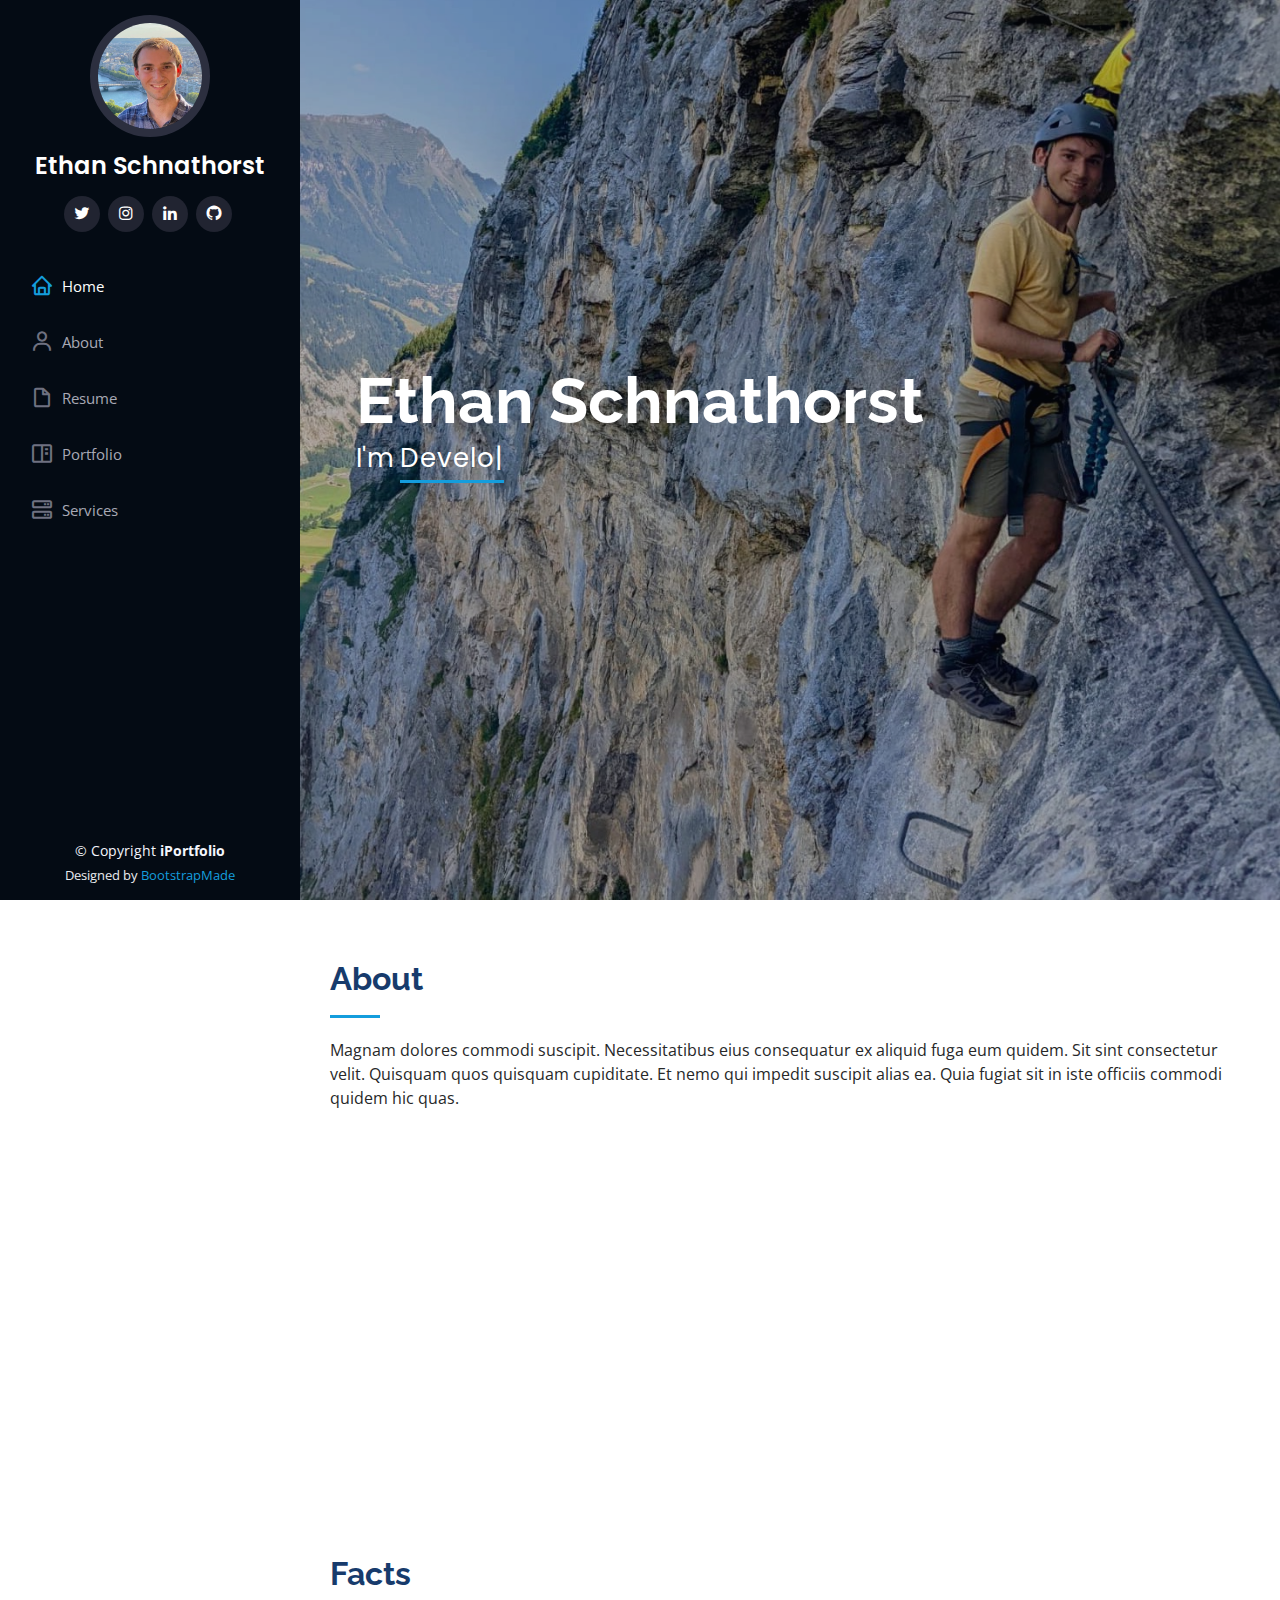
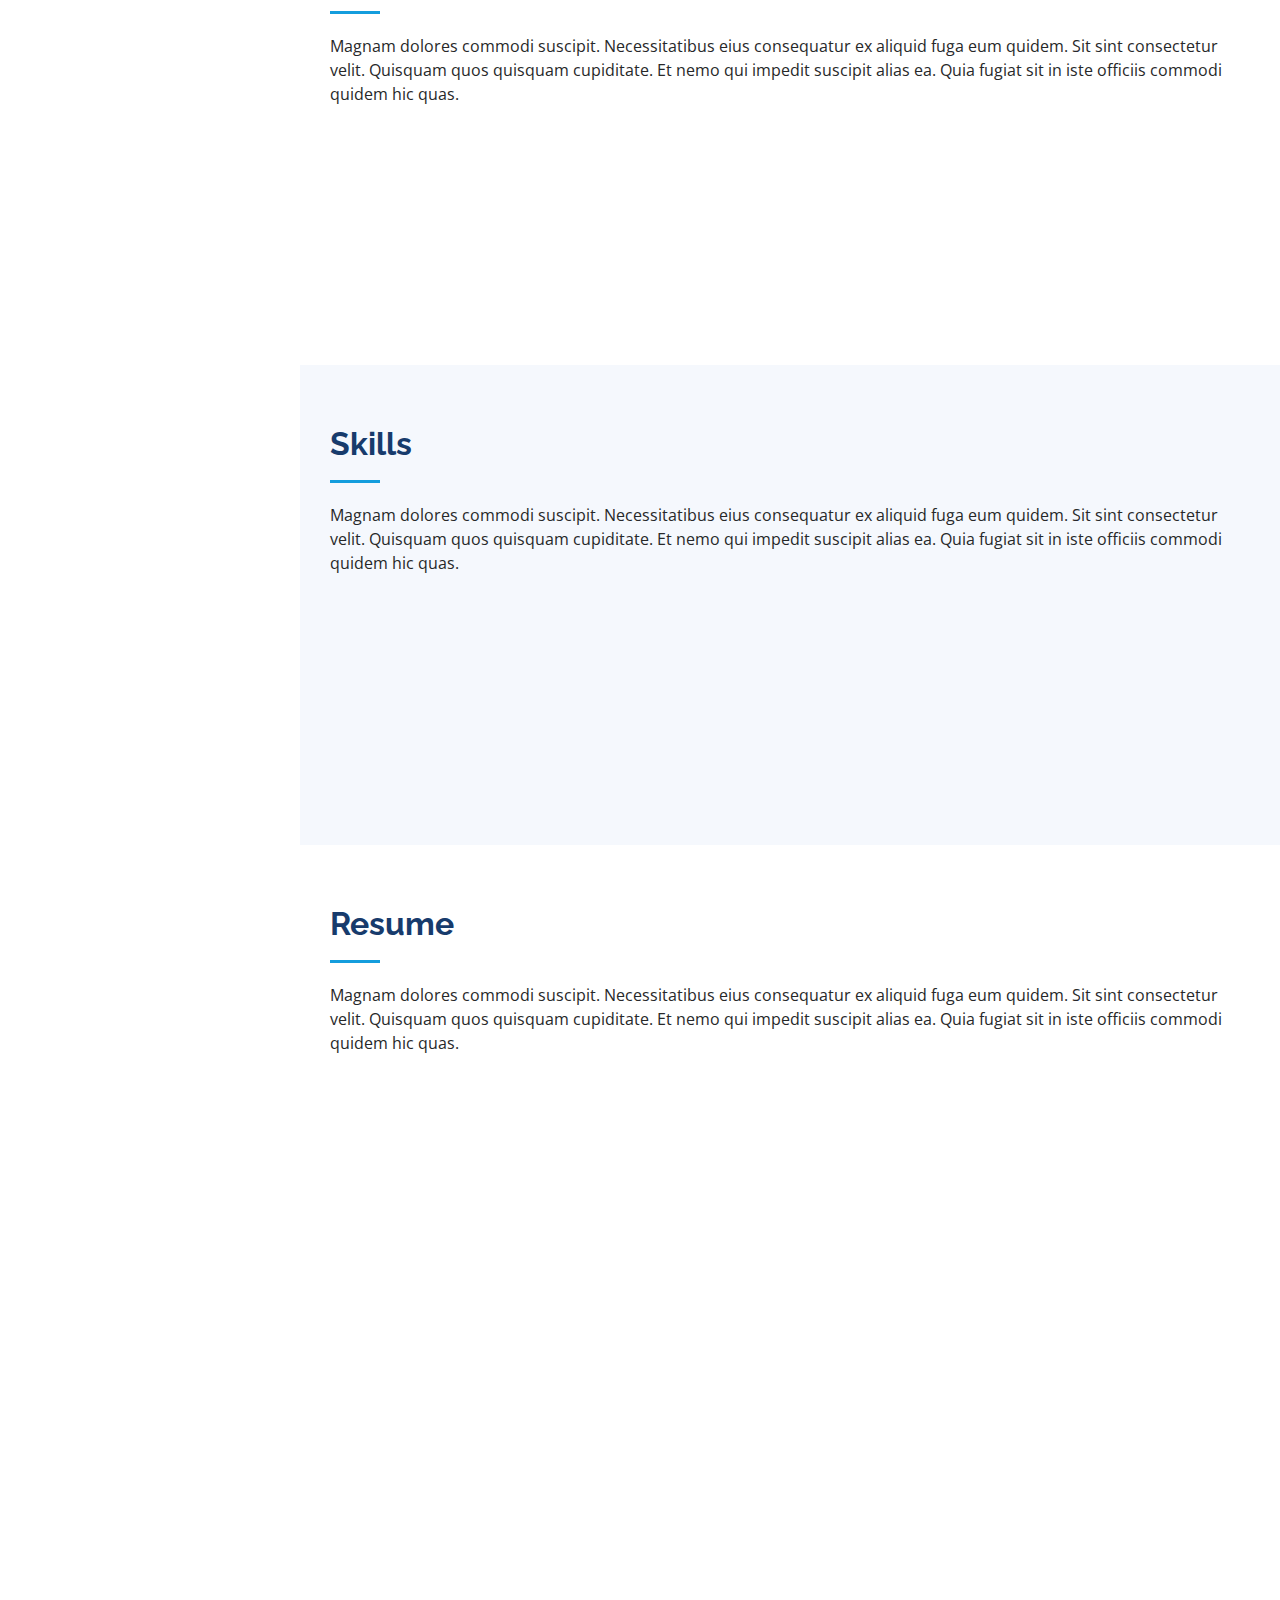
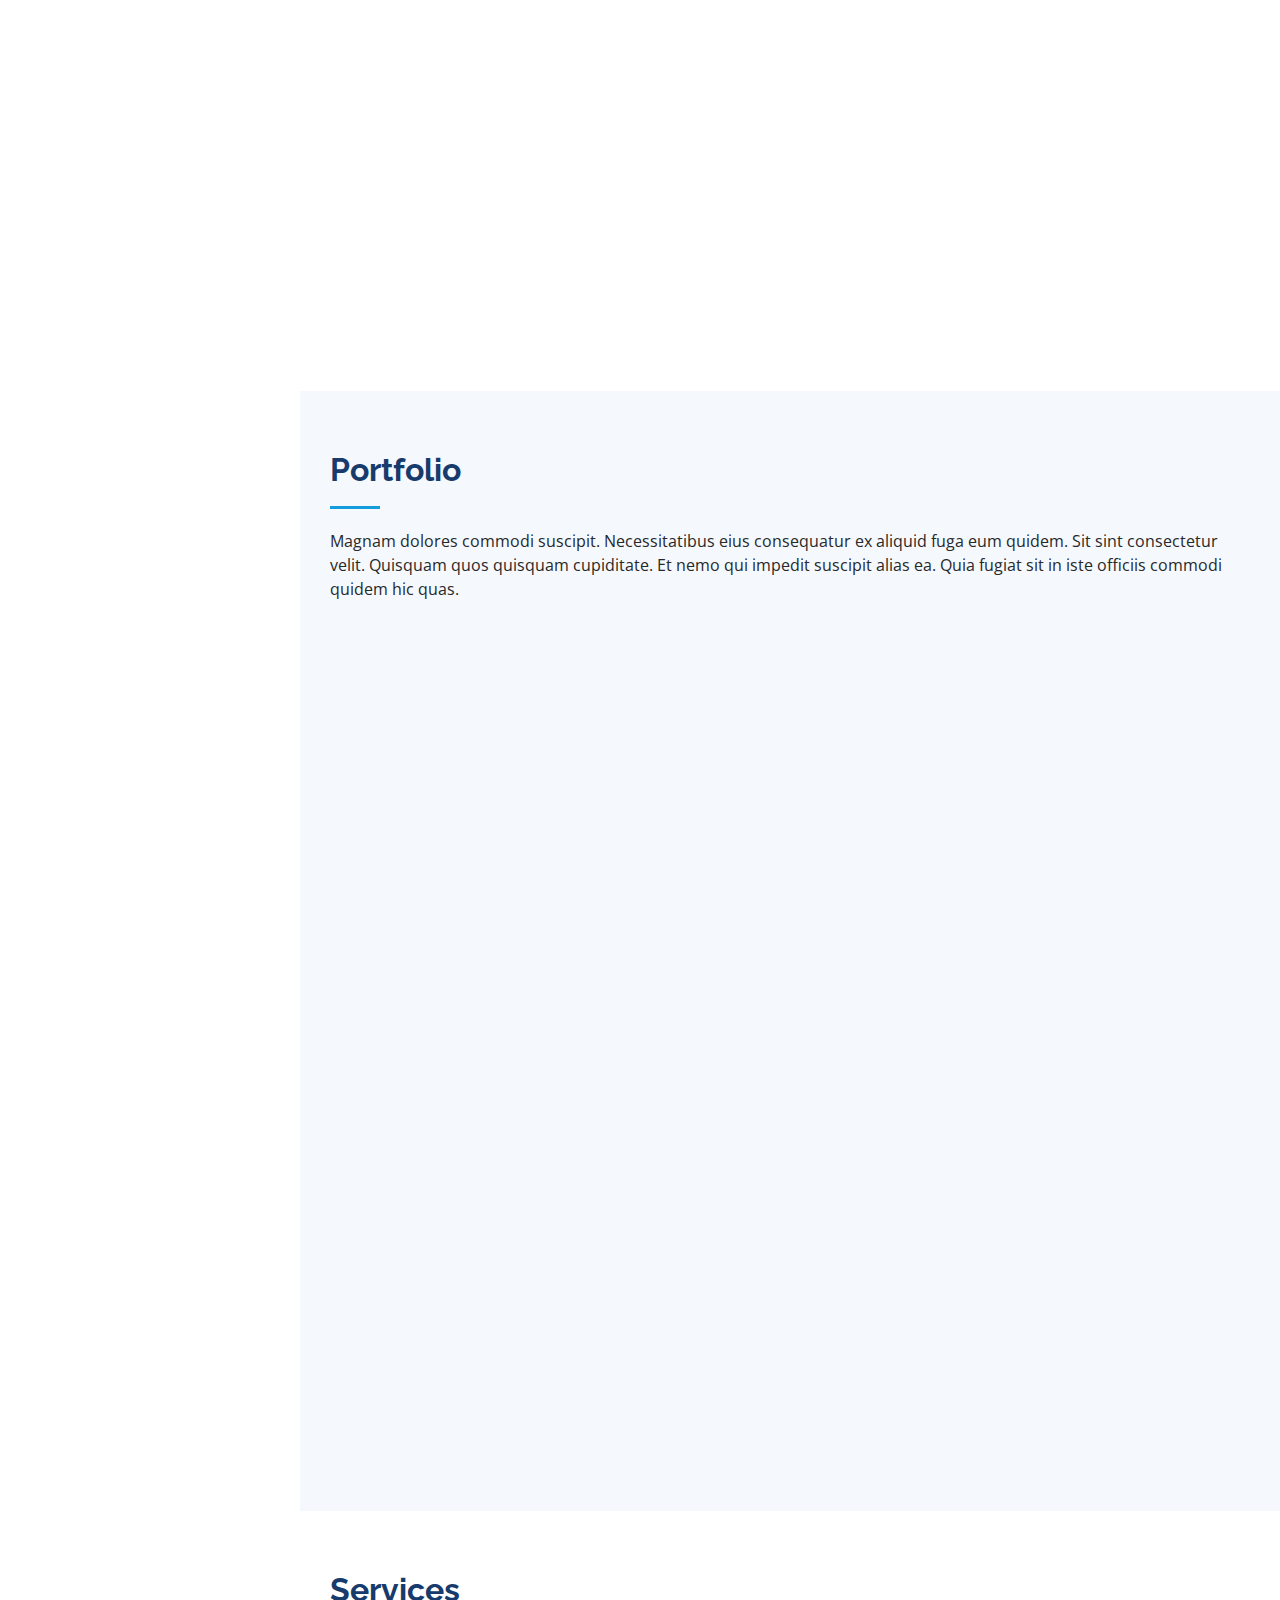
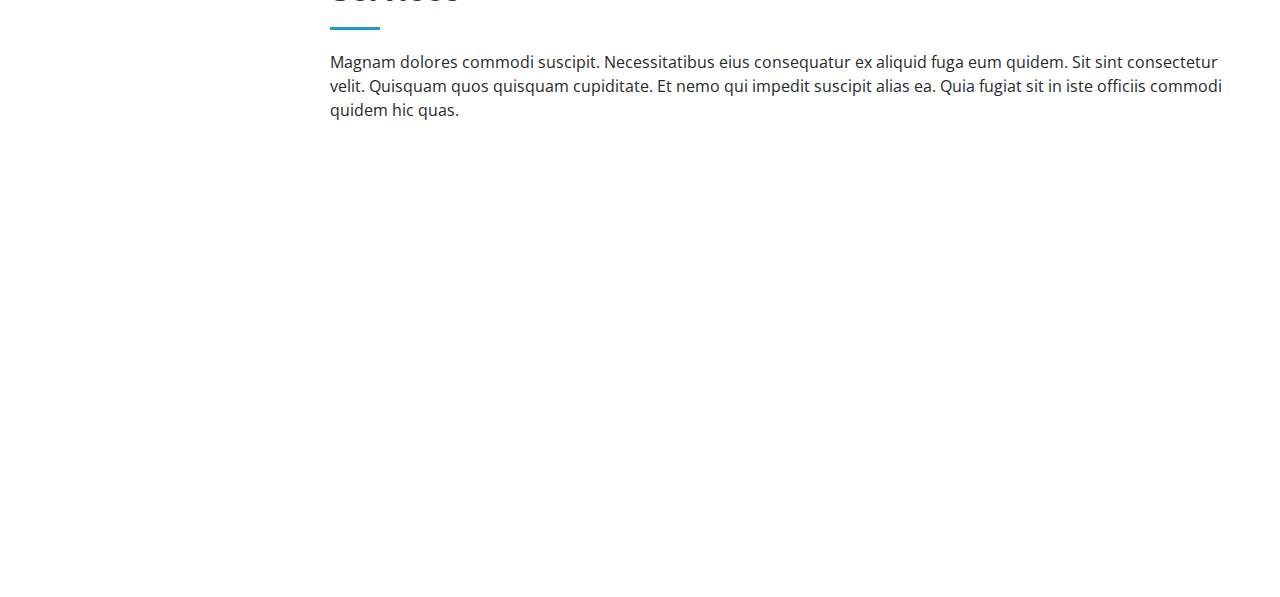
<file: index.html>
<!DOCTYPE html>
<html lang="en">

<head>
  <meta charset="utf-8">
  <meta content="width=device-width, initial-scale=1.0" name="viewport">

  <title>Ethan Schnathorst</title>
  <meta content="" name="description">
  <meta content="" name="keywords">

  <!-- Favicons -->
  <link href="assets/img/favicon.png" rel="icon">
  <link href="assets/img/apple-touch-icon.png" rel="apple-touch-icon">

  <!-- Google Fonts -->
  <link href="https://fonts.googleapis.com/css?family=Open+Sans:300,300i,400,400i,600,600i,700,700i|Raleway:300,300i,400,400i,500,500i,600,600i,700,700i|Poppins:300,300i,400,400i,500,500i,600,600i,700,700i" rel="stylesheet">

  <!-- Vendor CSS Files -->
  <link href="assets/vendor/aos/aos.css" rel="stylesheet">
  <link href="assets/vendor/bootstrap/css/bootstrap.min.css" rel="stylesheet">
  <link href="assets/vendor/bootstrap-icons/bootstrap-icons.css" rel="stylesheet">
  <link href="assets/vendor/boxicons/css/boxicons.min.css" rel="stylesheet">
  <link href="assets/vendor/glightbox/css/glightbox.min.css" rel="stylesheet">
  <link href="assets/vendor/swiper/swiper-bundle.min.css" rel="stylesheet">

  <!-- Template Main CSS File -->
  <link href="assets/css/style.css" rel="stylesheet">

  <!-- =======================================================
  * Template Name: iPortfolio
  * Updated: May 30 2023 with Bootstrap v5.3.0
  * Template URL: https://bootstrapmade.com/iportfolio-bootstrap-portfolio-websites-template/
  * Author: BootstrapMade.com
  * License: https://bootstrapmade.com/license/
  ======================================================== -->
</head>

<body>

  <!-- ======= Mobile nav toggle button ======= -->
  <i class="bi bi-list mobile-nav-toggle d-xl-none"></i>

  <!-- ======= Header ======= -->
  <header id="header">
    <div class="d-flex flex-column">

      <div class="profile">
        <img src="assets/img/profile-img.jpg" alt="" class="img-fluid rounded-circle">
        <h1 class="text-light"><a href="index.html">Ethan Schnathorst</a></h1>
        <div class="social-links mt-3 text-center">
          <a href="https://twitter.com/EthanSchna" class="twitter"><i class="bx bxl-twitter"></i></a>
          <a href="https://www.instagram.com/ethans122/" class="instagram"><i class="bx bxl-instagram"></i></a>
          <a href="https://www.linkedin.com/in/ethan-schnathorst/" class="linkedin"><i class="bx bxl-linkedin"></i></a>
          <a href="https://github.com/Ethan127" class="github"><i class="bx bxl-github"></i></a>
        </div>
      </div>

      <nav id="navbar" class="nav-menu navbar">
        <ul>
          <li><a href="#hero" class="nav-link scrollto active"><i class="bx bx-home"></i> <span>Home</span></a></li>
          <li><a href="#about" class="nav-link scrollto"><i class="bx bx-user"></i> <span>About</span></a></li>
          <li><a href="#resume" class="nav-link scrollto"><i class="bx bx-file-blank"></i> <span>Resume</span></a></li>
          <li><a href="#portfolio" class="nav-link scrollto"><i class="bx bx-book-content"></i> <span>Portfolio</span></a></li>
          <li><a href="#services" class="nav-link scrollto"><i class="bx bx-server"></i> <span>Services</span></a></li>
          <!-- <li><a href="#contact" class="nav-link scrollto"><i class="bx bx-envelope"></i> <span>Contact</span></a></li> -->
        </ul>
      </nav><!-- .nav-menu -->
    </div>
  </header><!-- End Header -->

  <!-- ======= Hero Section ======= -->
  <section id="hero" class="d-flex flex-column justify-content-center align-items-center">
    <div class="hero-container" data-aos="fade-in">
      <h1>Ethan Schnathorst</h1>
      <p>I'm <span class="typed" data-typed-items="Developer, Researcher, Photographer, Outdoors Enthusiast"></span></p>
    </div>
  </section><!-- End Hero -->

  <main id="main">

    <!-- ======= About Section ======= -->
    <section id="about" class="about">
      <div class="container">

        <div class="section-title">
          <h2>About</h2>
          <p>Magnam dolores commodi suscipit. Necessitatibus eius consequatur ex aliquid fuga eum quidem. Sit sint consectetur velit. Quisquam quos quisquam cupiditate. Et nemo qui impedit suscipit alias ea. Quia fugiat sit in iste officiis commodi quidem hic quas.</p>
        </div>

        <div class="row">
          <div class="col-lg-4" data-aos="fade-right">
            <img src="assets/img/profile-img.jpg" class="img-fluid" alt="">
          </div>
          <div class="col-lg-8 pt-4 pt-lg-0 content" data-aos="fade-left">
            <h3>UI/UX Designer &amp; Web Developer.</h3>
            <p class="fst-italic">
              Lorem ipsum dolor sit amet, consectetur adipiscing elit, sed do eiusmod tempor incididunt ut labore et dolore
              magna aliqua.
            </p>
            <div class="row">
              <!-- <div class="col-lg-6">
                <ul>
                  <li><i class="bi bi-chevron-right"></i> <strong>Birthday:</strong> <span>20 April 2003</span></li>
                  <li><i class="bi bi-chevron-right"></i> <strong>City:</strong> <span>Ann Arbor, USA</span></li>
                </ul>
              </div> -->
              <div class="col-lg-6">
                <ul>
                  <li><i class="bi bi-chevron-right"></i> <strong>Email:</strong> <span>ethanschnathorst@gmail.com</span></li>
                  <!-- <li><i class="bi bi-chevron-right"></i> <strong>Website:</strong> <span>www.ethanschnathorst.com</span></li> -->
                </ul>
              </div>
            </div>
            <p>
              Officiis eligendi itaque labore et dolorum mollitia officiis optio vero. Quisquam sunt adipisci omnis et ut. Nulla accusantium dolor incidunt officia tempore. Et eius omnis.
              Cupiditate ut dicta maxime officiis quidem quia. Sed et consectetur qui quia repellendus itaque neque. Aliquid amet quidem ut quaerat cupiditate. Ab et eum qui repellendus omnis culpa magni laudantium dolores.
            </p>
          </div>
        </div>

      </div>
    </section><!-- End About Section -->

    <!-- ======= Facts Section ======= -->
    <section id="facts" class="facts">
      <div class="container">

        <div class="section-title">
          <h2>Facts</h2>
          <p>Magnam dolores commodi suscipit. Necessitatibus eius consequatur ex aliquid fuga eum quidem. Sit sint consectetur velit. Quisquam quos quisquam cupiditate. Et nemo qui impedit suscipit alias ea. Quia fugiat sit in iste officiis commodi quidem hic quas.</p>
        </div>

        <div class="row no-gutters">

          <div class="col-lg-3 col-md-6 d-md-flex align-items-md-stretch" data-aos="fade-up">
            <div class="count-box">
              <i class="bi bi-emoji-smile"></i>
              <span data-purecounter-start="0" data-purecounter-end="232" data-purecounter-duration="1" class="purecounter"></span>
              <p><strong>Happy Clients</strong> consequuntur quae</p>
            </div>
          </div>

          <div class="col-lg-3 col-md-6 d-md-flex align-items-md-stretch" data-aos="fade-up" data-aos-delay="100">
            <div class="count-box">
              <i class="bi bi-journal-richtext"></i>
              <span data-purecounter-start="0" data-purecounter-end="521" data-purecounter-duration="1" class="purecounter"></span>
              <p><strong>Projects</strong> adipisci atque cum quia aut</p>
            </div>
          </div>

          <div class="col-lg-3 col-md-6 d-md-flex align-items-md-stretch" data-aos="fade-up" data-aos-delay="200">
            <div class="count-box">
              <i class="bi bi-headset"></i>
              <span data-purecounter-start="0" data-purecounter-end="1453" data-purecounter-duration="1" class="purecounter"></span>
              <p><strong>Hours Of Support</strong> aut commodi quaerat</p>
            </div>
          </div>

          <div class="col-lg-3 col-md-6 d-md-flex align-items-md-stretch" data-aos="fade-up" data-aos-delay="300">
            <div class="count-box">
              <i class="bi bi-people"></i>
              <span data-purecounter-start="0" data-purecounter-end="32" data-purecounter-duration="1" class="purecounter"></span>
              <p><strong>Hard Workers</strong> rerum asperiores dolor</p>
            </div>
          </div>

        </div>

      </div>
    </section><!-- End Facts Section -->

    <!-- ======= Skills Section ======= -->
    <section id="skills" class="skills section-bg">
      <div class="container">

        <div class="section-title">
          <h2>Skills</h2>
          <p>Magnam dolores commodi suscipit. Necessitatibus eius consequatur ex aliquid fuga eum quidem. Sit sint consectetur velit. Quisquam quos quisquam cupiditate. Et nemo qui impedit suscipit alias ea. Quia fugiat sit in iste officiis commodi quidem hic quas.</p>
        </div>

        <div class="row skills-content">

          <div class="col-lg-6" data-aos="fade-up">

            <div class="progress">
              <span class="skill">HTML <i class="val">100%</i></span>
              <div class="progress-bar-wrap">
                <div class="progress-bar" role="progressbar" aria-valuenow="100" aria-valuemin="0" aria-valuemax="100"></div>
              </div>
            </div>

            <div class="progress">
              <span class="skill">CSS <i class="val">90%</i></span>
              <div class="progress-bar-wrap">
                <div class="progress-bar" role="progressbar" aria-valuenow="90" aria-valuemin="0" aria-valuemax="100"></div>
              </div>
            </div>

            <div class="progress">
              <span class="skill">JavaScript <i class="val">75%</i></span>
              <div class="progress-bar-wrap">
                <div class="progress-bar" role="progressbar" aria-valuenow="75" aria-valuemin="0" aria-valuemax="100"></div>
              </div>
            </div>

          </div>

          <div class="col-lg-6" data-aos="fade-up" data-aos-delay="100">

            <div class="progress">
              <span class="skill">PHP <i class="val">80%</i></span>
              <div class="progress-bar-wrap">
                <div class="progress-bar" role="progressbar" aria-valuenow="80" aria-valuemin="0" aria-valuemax="100"></div>
              </div>
            </div>

            <div class="progress">
              <span class="skill">WordPress/CMS <i class="val">90%</i></span>
              <div class="progress-bar-wrap">
                <div class="progress-bar" role="progressbar" aria-valuenow="90" aria-valuemin="0" aria-valuemax="100"></div>
              </div>
            </div>

            <div class="progress">
              <span class="skill">Photoshop <i class="val">55%</i></span>
              <div class="progress-bar-wrap">
                <div class="progress-bar" role="progressbar" aria-valuenow="55" aria-valuemin="0" aria-valuemax="100"></div>
              </div>
            </div>

          </div>

        </div>

      </div>
    </section><!-- End Skills Section -->

    <!-- ======= Resume Section ======= -->
    <section id="resume" class="resume">
      <div class="container">

        <div class="section-title">
          <h2>Resume</h2>
          <p>Magnam dolores commodi suscipit. Necessitatibus eius consequatur ex aliquid fuga eum quidem. Sit sint consectetur velit. Quisquam quos quisquam cupiditate. Et nemo qui impedit suscipit alias ea. Quia fugiat sit in iste officiis commodi quidem hic quas.</p>
        </div>

        <div class="row">
          <div class="col-lg-6" data-aos="fade-up">
            <h3 class="resume-title">Sumary</h3>
            <div class="resume-item pb-0">
              <h4>Ethan Schnathorst</h4>
              <p><em>Innovative and deadline-driven Graphic Designer with 3+ years of experience designing and developing user-centered digital/print marketing material from initial concept to final, polished deliverable.</em></p>
              <ul>
                <li>Portland par 127,Orlando, FL</li>
                <li>(123) 456-7891</li>
                <li>alice.barkley@example.com</li>
              </ul>
            </div>

            <h3 class="resume-title">Education</h3>
            <div class="resume-item">
              <h4>Master of Fine Arts &amp; Graphic Design</h4>
              <h5>2015 - 2016</h5>
              <p><em>Rochester Institute of Technology, Rochester, NY</em></p>
              <p>Qui deserunt veniam. Et sed aliquam labore tempore sed quisquam iusto autem sit. Ea vero voluptatum qui ut dignissimos deleniti nerada porti sand markend</p>
            </div>
            <div class="resume-item">
              <h4>Bachelor of Fine Arts &amp; Graphic Design</h4>
              <h5>2010 - 2014</h5>
              <p><em>Rochester Institute of Technology, Rochester, NY</em></p>
              <p>Quia nobis sequi est occaecati aut. Repudiandae et iusto quae reiciendis et quis Eius vel ratione eius unde vitae rerum voluptates asperiores voluptatem Earum molestiae consequatur neque etlon sader mart dila</p>
            </div>
          </div>
          <div class="col-lg-6" data-aos="fade-up" data-aos-delay="100">
            <h3 class="resume-title">Professional Experience</h3>
            <div class="resume-item">
              <h4>Senior graphic design specialist</h4>
              <h5>2019 - Present</h5>
              <p><em>Experion, New York, NY </em></p>
              <ul>
                <li>Lead in the design, development, and implementation of the graphic, layout, and production communication materials</li>
                <li>Delegate tasks to the 7 members of the design team and provide counsel on all aspects of the project. </li>
                <li>Supervise the assessment of all graphic materials in order to ensure quality and accuracy of the design</li>
                <li>Oversee the efficient use of production project budgets ranging from $2,000 - $25,000</li>
              </ul>
            </div>
            <div class="resume-item">
              <h4>Graphic design specialist</h4>
              <h5>2017 - 2018</h5>
              <p><em>Stepping Stone Advertising, New York, NY</em></p>
              <ul>
                <li>Developed numerous marketing programs (logos, brochures,infographics, presentations, and advertisements).</li>
                <li>Managed up to 5 projects or tasks at a given time while under pressure</li>
                <li>Recommended and consulted with clients on the most appropriate graphic design</li>
                <li>Created 4+ design presentations and proposals a month for clients and account managers</li>
              </ul>
            </div>
          </div>
        </div>

      </div>
    </section><!-- End Resume Section -->

    <!-- ======= Portfolio Section ======= -->
    <section id="portfolio" class="portfolio section-bg">
      <div class="container">

        <div class="section-title">
          <h2>Portfolio</h2>
          <p>Magnam dolores commodi suscipit. Necessitatibus eius consequatur ex aliquid fuga eum quidem. Sit sint consectetur velit. Quisquam quos quisquam cupiditate. Et nemo qui impedit suscipit alias ea. Quia fugiat sit in iste officiis commodi quidem hic quas.</p>
        </div>

        <div class="row" data-aos="fade-up">
          <div class="col-lg-12 d-flex justify-content-center">
            <ul id="portfolio-flters">
              <li data-filter="*" class="filter-active">All</li>
              <li data-filter=".filter-app">App</li>
              <li data-filter=".filter-card">Card</li>
              <li data-filter=".filter-web">Web</li>
            </ul>
          </div>
        </div>

        <div class="row portfolio-container" data-aos="fade-up" data-aos-delay="100">

          <div class="col-lg-4 col-md-6 portfolio-item filter-app">
            <div class="portfolio-wrap">
              <img src="assets/img/portfolio/portfolio-1.jpg" class="img-fluid" alt="">
              <div class="portfolio-links">
                <a href="assets/img/portfolio/portfolio-1.jpg" data-gallery="portfolioGallery" class="portfolio-lightbox" title="App 1"><i class="bx bx-plus"></i></a>
                <a href="portfolio-details.html" title="More Details"><i class="bx bx-link"></i></a>
              </div>
            </div>
          </div>

          <div class="col-lg-4 col-md-6 portfolio-item filter-web">
            <div class="portfolio-wrap">
              <img src="assets/img/portfolio/portfolio-2.jpg" class="img-fluid" alt="">
              <div class="portfolio-links">
                <a href="assets/img/portfolio/portfolio-2.jpg" data-gallery="portfolioGallery" class="portfolio-lightbox" title="Web 3"><i class="bx bx-plus"></i></a>
                <a href="portfolio-details.html" title="More Details"><i class="bx bx-link"></i></a>
              </div>
            </div>
          </div>

          <div class="col-lg-4 col-md-6 portfolio-item filter-app">
            <div class="portfolio-wrap">
              <img src="assets/img/portfolio/portfolio-3.jpg" class="img-fluid" alt="">
              <div class="portfolio-links">
                <a href="assets/img/portfolio/portfolio-3.jpg" data-gallery="portfolioGallery" class="portfolio-lightbox" title="App 2"><i class="bx bx-plus"></i></a>
                <a href="portfolio-details.html" title="More Details"><i class="bx bx-link"></i></a>
              </div>
            </div>
          </div>

          <div class="col-lg-4 col-md-6 portfolio-item filter-card">
            <div class="portfolio-wrap">
              <img src="assets/img/portfolio/portfolio-4.jpg" class="img-fluid" alt="">
              <div class="portfolio-links">
                <a href="assets/img/portfolio/portfolio-4.jpg" data-gallery="portfolioGallery" class="portfolio-lightbox" title="Card 2"><i class="bx bx-plus"></i></a>
                <a href="portfolio-details.html" title="More Details"><i class="bx bx-link"></i></a>
              </div>
            </div>
          </div>

          <div class="col-lg-4 col-md-6 portfolio-item filter-web">
            <div class="portfolio-wrap">
              <img src="assets/img/portfolio/portfolio-5.jpg" class="img-fluid" alt="">
              <div class="portfolio-links">
                <a href="assets/img/portfolio/portfolio-5.jpg" data-gallery="portfolioGallery" class="portfolio-lightbox" title="Web 2"><i class="bx bx-plus"></i></a>
                <a href="portfolio-details.html" title="More Details"><i class="bx bx-link"></i></a>
              </div>
            </div>
          </div>

          <div class="col-lg-4 col-md-6 portfolio-item filter-app">
            <div class="portfolio-wrap">
              <img src="assets/img/portfolio/portfolio-6.jpg" class="img-fluid" alt="">
              <div class="portfolio-links">
                <a href="assets/img/portfolio/portfolio-6.jpg" data-gallery="portfolioGallery" class="portfolio-lightbox" title="App 3"><i class="bx bx-plus"></i></a>
                <a href="portfolio-details.html" title="More Details"><i class="bx bx-link"></i></a>
              </div>
            </div>
          </div>

          <div class="col-lg-4 col-md-6 portfolio-item filter-card">
            <div class="portfolio-wrap">
              <img src="assets/img/portfolio/portfolio-7.jpg" class="img-fluid" alt="">
              <div class="portfolio-links">
                <a href="assets/img/portfolio/portfolio-7.jpg" data-gallery="portfolioGallery" class="portfolio-lightbox" title="Card 1"><i class="bx bx-plus"></i></a>
                <a href="portfolio-details.html" title="More Details"><i class="bx bx-link"></i></a>
              </div>
            </div>
          </div>

          <div class="col-lg-4 col-md-6 portfolio-item filter-card">
            <div class="portfolio-wrap">
              <img src="assets/img/portfolio/portfolio-8.jpg" class="img-fluid" alt="">
              <div class="portfolio-links">
                <a href="assets/img/portfolio/portfolio-8.jpg" data-gallery="portfolioGallery" class="portfolio-lightbox" title="Card 3"><i class="bx bx-plus"></i></a>
                <a href="portfolio-details.html" title="More Details"><i class="bx bx-link"></i></a>
              </div>
            </div>
          </div>

          <div class="col-lg-4 col-md-6 portfolio-item filter-web">
            <div class="portfolio-wrap">
              <img src="assets/img/portfolio/portfolio-9.jpg" class="img-fluid" alt="">
              <div class="portfolio-links">
                <a href="assets/img/portfolio/portfolio-9.jpg" data-gallery="portfolioGallery" class="portfolio-lightbox" title="Web 3"><i class="bx bx-plus"></i></a>
                <a href="portfolio-details.html" title="More Details"><i class="bx bx-link"></i></a>
              </div>
            </div>
          </div>

        </div>

      </div>
    </section><!-- End Portfolio Section -->

    <!-- ======= Services Section ======= -->
    <section id="services" class="services">
      <div class="container">

        <div class="section-title">
          <h2>Services</h2>
          <p>Magnam dolores commodi suscipit. Necessitatibus eius consequatur ex aliquid fuga eum quidem. Sit sint consectetur velit. Quisquam quos quisquam cupiditate. Et nemo qui impedit suscipit alias ea. Quia fugiat sit in iste officiis commodi quidem hic quas.</p>
        </div>

        <div class="row">
          <div class="col-lg-4 col-md-6 icon-box" data-aos="fade-up">
            <div class="icon"><i class="bi bi-briefcase"></i></div>
            <h4 class="title"><a href="">Lorem Ipsum</a></h4>
            <p class="description">Voluptatum deleniti atque corrupti quos dolores et quas molestias excepturi sint occaecati cupiditate non provident</p>
          </div>
          <div class="col-lg-4 col-md-6 icon-box" data-aos="fade-up" data-aos-delay="100">
            <div class="icon"><i class="bi bi-card-checklist"></i></div>
            <h4 class="title"><a href="">Dolor Sitema</a></h4>
            <p class="description">Minim veniam, quis nostrud exercitation ullamco laboris nisi ut aliquip ex ea commodo consequat tarad limino ata</p>
          </div>
          <div class="col-lg-4 col-md-6 icon-box" data-aos="fade-up" data-aos-delay="200">
            <div class="icon"><i class="bi bi-bar-chart"></i></div>
            <h4 class="title"><a href="">Sed ut perspiciatis</a></h4>
            <p class="description">Duis aute irure dolor in reprehenderit in voluptate velit esse cillum dolore eu fugiat nulla pariatur</p>
          </div>
          <div class="col-lg-4 col-md-6 icon-box" data-aos="fade-up" data-aos-delay="300">
            <div class="icon"><i class="bi bi-binoculars"></i></div>
            <h4 class="title"><a href="">Magni Dolores</a></h4>
            <p class="description">Excepteur sint occaecat cupidatat non proident, sunt in culpa qui officia deserunt mollit anim id est laborum</p>
          </div>
          <div class="col-lg-4 col-md-6 icon-box" data-aos="fade-up" data-aos-delay="400">
            <div class="icon"><i class="bi bi-brightness-high"></i></div>
            <h4 class="title"><a href="">Nemo Enim</a></h4>
            <p class="description">At vero eos et accusamus et iusto odio dignissimos ducimus qui blanditiis praesentium voluptatum deleniti atque</p>
          </div>
          <div class="col-lg-4 col-md-6 icon-box" data-aos="fade-up" data-aos-delay="500">
            <div class="icon"><i class="bi bi-calendar4-week"></i></div>
            <h4 class="title"><a href="">Eiusmod Tempor</a></h4>
            <p class="description">Et harum quidem rerum facilis est et expedita distinctio. Nam libero tempore, cum soluta nobis est eligendi</p>
          </div>
        </div>

      </div>
    </section><!-- End Services Section -->

  </main><!-- End #main -->

  <!-- ======= Footer ======= -->
  <footer id="footer">
    <div class="container">
      <div class="copyright">
        &copy; Copyright <strong><span>iPortfolio</span></strong>
      </div>
      <div class="credits">
        <!-- All the links in the footer should remain intact. -->
        <!-- You can delete the links only if you purchased the pro version. -->
        <!-- Licensing information: https://bootstrapmade.com/license/ -->
        <!-- Purchase the pro version with working PHP/AJAX contact form: https://bootstrapmade.com/iportfolio-bootstrap-portfolio-websites-template/ -->
        Designed by <a href="https://bootstrapmade.com/">BootstrapMade</a>
      </div>
    </div>
  </footer><!-- End  Footer -->

  <a href="#" class="back-to-top d-flex align-items-center justify-content-center"><i class="bi bi-arrow-up-short"></i></a>

  <!-- Vendor JS Files -->
  <script src="assets/vendor/purecounter/purecounter_vanilla.js"></script>
  <script src="assets/vendor/aos/aos.js"></script>
  <script src="assets/vendor/bootstrap/js/bootstrap.bundle.min.js"></script>
  <script src="assets/vendor/glightbox/js/glightbox.min.js"></script>
  <script src="assets/vendor/isotope-layout/isotope.pkgd.min.js"></script>
  <script src="assets/vendor/swiper/swiper-bundle.min.js"></script>
  <script src="assets/vendor/typed.js/typed.umd.js"></script>
  <script src="assets/vendor/waypoints/noframework.waypoints.js"></script>
  <script src="assets/vendor/php-email-form/validate.js"></script>

  <!-- Template Main JS File -->
  <script src="assets/js/main.js"></script>

</body>

</html>
</file>
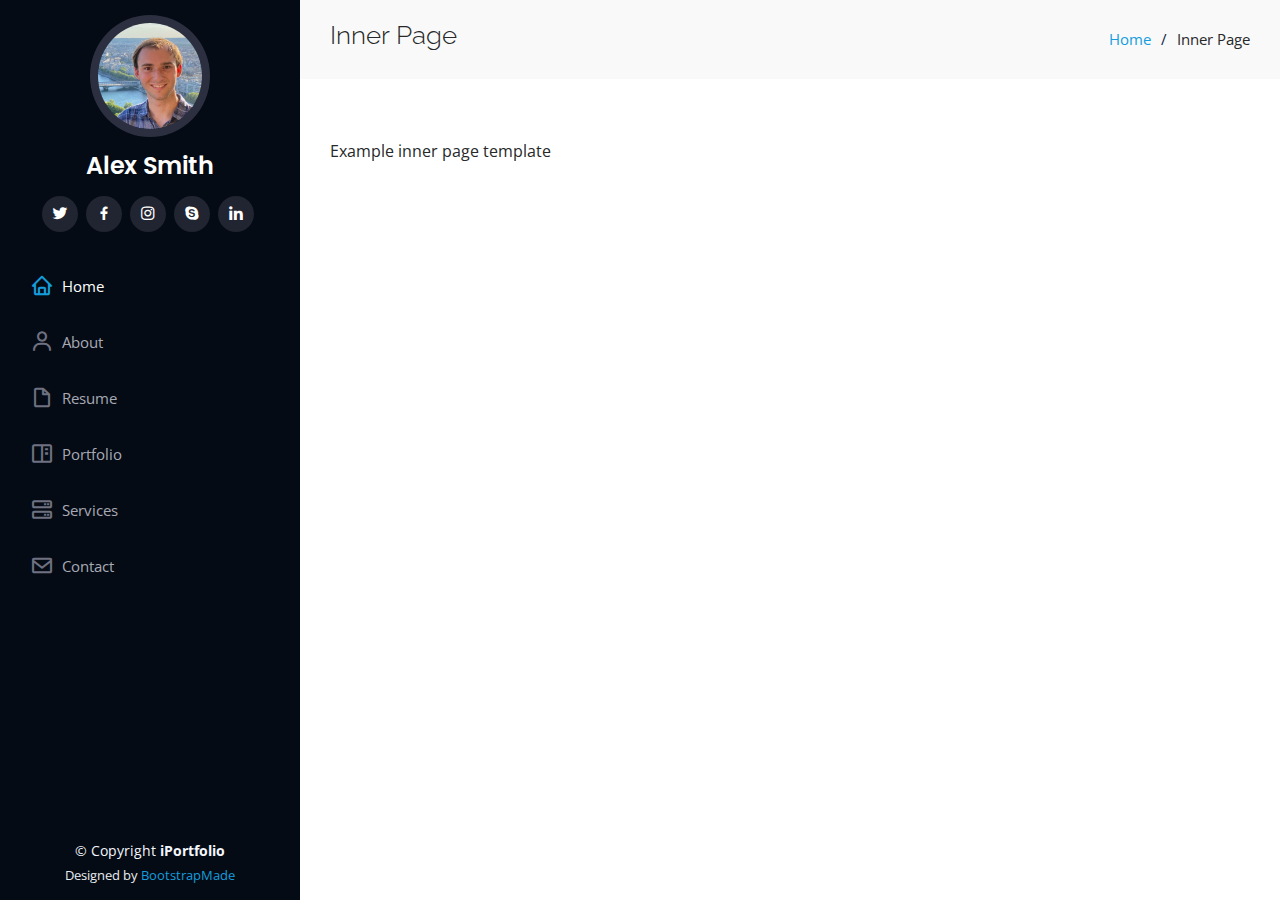
<file: inner-page.html>
<!DOCTYPE html>
<html lang="en">

<head>
  <meta charset="utf-8">
  <meta content="width=device-width, initial-scale=1.0" name="viewport">

  <title>Inner Page - iPortfolio Bootstrap Template</title>
  <meta content="" name="description">
  <meta content="" name="keywords">

  <!-- Favicons -->
  <link href="assets/img/favicon.png" rel="icon">
  <link href="assets/img/apple-touch-icon.png" rel="apple-touch-icon">

  <!-- Google Fonts -->
  <link href="https://fonts.googleapis.com/css?family=Open+Sans:300,300i,400,400i,600,600i,700,700i|Raleway:300,300i,400,400i,500,500i,600,600i,700,700i|Poppins:300,300i,400,400i,500,500i,600,600i,700,700i" rel="stylesheet">

  <!-- Vendor CSS Files -->
  <link href="assets/vendor/aos/aos.css" rel="stylesheet">
  <link href="assets/vendor/bootstrap/css/bootstrap.min.css" rel="stylesheet">
  <link href="assets/vendor/bootstrap-icons/bootstrap-icons.css" rel="stylesheet">
  <link href="assets/vendor/boxicons/css/boxicons.min.css" rel="stylesheet">
  <link href="assets/vendor/glightbox/css/glightbox.min.css" rel="stylesheet">
  <link href="assets/vendor/swiper/swiper-bundle.min.css" rel="stylesheet">

  <!-- Template Main CSS File -->
  <link href="assets/css/style.css" rel="stylesheet">

  <!-- =======================================================
  * Template Name: iPortfolio
  * Updated: May 30 2023 with Bootstrap v5.3.0
  * Template URL: https://bootstrapmade.com/iportfolio-bootstrap-portfolio-websites-template/
  * Author: BootstrapMade.com
  * License: https://bootstrapmade.com/license/
  ======================================================== -->
</head>

<body>

  <!-- ======= Mobile nav toggle button ======= -->
  <i class="bi bi-list mobile-nav-toggle d-xl-none"></i>

  <!-- ======= Header ======= -->
  <header id="header">
    <div class="d-flex flex-column">

      <div class="profile">
        <img src="assets/img/profile-img.jpg" alt="" class="img-fluid rounded-circle">
        <h1 class="text-light"><a href="index.html">Alex Smith</a></h1>
        <div class="social-links mt-3 text-center">
          <a href="#" class="twitter"><i class="bx bxl-twitter"></i></a>
          <a href="#" class="facebook"><i class="bx bxl-facebook"></i></a>
          <a href="#" class="instagram"><i class="bx bxl-instagram"></i></a>
          <a href="#" class="google-plus"><i class="bx bxl-skype"></i></a>
          <a href="#" class="linkedin"><i class="bx bxl-linkedin"></i></a>
        </div>
      </div>

      <nav id="navbar" class="nav-menu navbar">
        <ul>
          <li><a href="#hero" class="nav-link scrollto active"><i class="bx bx-home"></i> <span>Home</span></a></li>
          <li><a href="#about" class="nav-link scrollto"><i class="bx bx-user"></i> <span>About</span></a></li>
          <li><a href="#resume" class="nav-link scrollto"><i class="bx bx-file-blank"></i> <span>Resume</span></a></li>
          <li><a href="#portfolio" class="nav-link scrollto"><i class="bx bx-book-content"></i> <span>Portfolio</span></a></li>
          <li><a href="#services" class="nav-link scrollto"><i class="bx bx-server"></i> <span>Services</span></a></li>
          <li><a href="#contact" class="nav-link scrollto"><i class="bx bx-envelope"></i> <span>Contact</span></a></li>
        </ul>
      </nav><!-- .nav-menu -->
    </div>
  </header><!-- End Header -->

  <main id="main">

    <!-- ======= Breadcrumbs ======= -->
    <section class="breadcrumbs">
      <div class="container">

        <div class="d-flex justify-content-between align-items-center">
          <h2>Inner Page</h2>
          <ol>
            <li><a href="index.html">Home</a></li>
            <li>Inner Page</li>
          </ol>
        </div>

      </div>
    </section><!-- End Breadcrumbs -->

    <section class="inner-page">
      <div class="container">
        <p>
          Example inner page template
        </p>
      </div>
    </section>

  </main><!-- End #main -->

  <!-- ======= Footer ======= -->
  <footer id="footer">
    <div class="container">
      <div class="copyright">
        &copy; Copyright <strong><span>iPortfolio</span></strong>
      </div>
      <div class="credits">
        <!-- All the links in the footer should remain intact. -->
        <!-- You can delete the links only if you purchased the pro version. -->
        <!-- Licensing information: https://bootstrapmade.com/license/ -->
        <!-- Purchase the pro version with working PHP/AJAX contact form: https://bootstrapmade.com/iportfolio-bootstrap-portfolio-websites-template/ -->
        Designed by <a href="https://bootstrapmade.com/">BootstrapMade</a>
      </div>
    </div>
  </footer><!-- End  Footer -->

  <a href="#" class="back-to-top d-flex align-items-center justify-content-center"><i class="bi bi-arrow-up-short"></i></a>

  <!-- Vendor JS Files -->
  <script src="assets/vendor/purecounter/purecounter_vanilla.js"></script>
  <script src="assets/vendor/aos/aos.js"></script>
  <script src="assets/vendor/bootstrap/js/bootstrap.bundle.min.js"></script>
  <script src="assets/vendor/glightbox/js/glightbox.min.js"></script>
  <script src="assets/vendor/isotope-layout/isotope.pkgd.min.js"></script>
  <script src="assets/vendor/swiper/swiper-bundle.min.js"></script>
  <script src="assets/vendor/typed.js/typed.umd.js"></script>
  <script src="assets/vendor/waypoints/noframework.waypoints.js"></script>
  <script src="assets/vendor/php-email-form/validate.js"></script>

  <!-- Template Main JS File -->
  <script src="assets/js/main.js"></script>

</body>

</html>
</file>
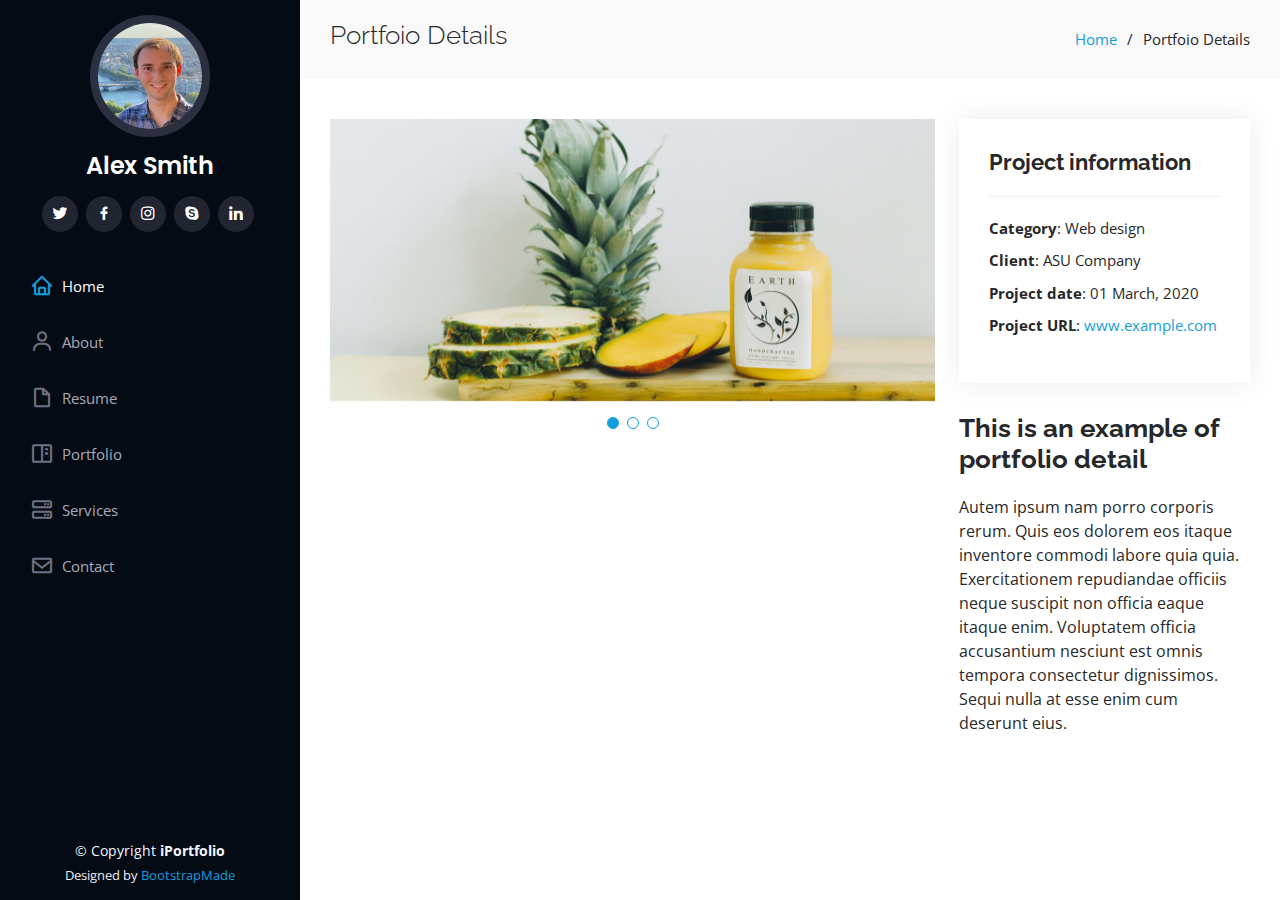
<file: portfolio-details.html>
<!DOCTYPE html>
<html lang="en">

<head>
  <meta charset="utf-8">
  <meta content="width=device-width, initial-scale=1.0" name="viewport">

  <title>Portfolio Details - iPortfolio Bootstrap Template</title>
  <meta content="" name="description">
  <meta content="" name="keywords">

  <!-- Favicons -->
  <link href="assets/img/favicon.png" rel="icon">
  <link href="assets/img/apple-touch-icon.png" rel="apple-touch-icon">

  <!-- Google Fonts -->
  <link href="https://fonts.googleapis.com/css?family=Open+Sans:300,300i,400,400i,600,600i,700,700i|Raleway:300,300i,400,400i,500,500i,600,600i,700,700i|Poppins:300,300i,400,400i,500,500i,600,600i,700,700i" rel="stylesheet">

  <!-- Vendor CSS Files -->
  <link href="assets/vendor/aos/aos.css" rel="stylesheet">
  <link href="assets/vendor/bootstrap/css/bootstrap.min.css" rel="stylesheet">
  <link href="assets/vendor/bootstrap-icons/bootstrap-icons.css" rel="stylesheet">
  <link href="assets/vendor/boxicons/css/boxicons.min.css" rel="stylesheet">
  <link href="assets/vendor/glightbox/css/glightbox.min.css" rel="stylesheet">
  <link href="assets/vendor/swiper/swiper-bundle.min.css" rel="stylesheet">

  <!-- Template Main CSS File -->
  <link href="assets/css/style.css" rel="stylesheet">

  <!-- =======================================================
  * Template Name: iPortfolio
  * Updated: May 30 2023 with Bootstrap v5.3.0
  * Template URL: https://bootstrapmade.com/iportfolio-bootstrap-portfolio-websites-template/
  * Author: BootstrapMade.com
  * License: https://bootstrapmade.com/license/
  ======================================================== -->
</head>

<body>

  <!-- ======= Mobile nav toggle button ======= -->
  <i class="bi bi-list mobile-nav-toggle d-xl-none"></i>

  <!-- ======= Header ======= -->
  <header id="header">
    <div class="d-flex flex-column">

      <div class="profile">
        <img src="assets/img/profile-img.jpg" alt="" class="img-fluid rounded-circle">
        <h1 class="text-light"><a href="index.html">Alex Smith</a></h1>
        <div class="social-links mt-3 text-center">
          <a href="#" class="twitter"><i class="bx bxl-twitter"></i></a>
          <a href="#" class="facebook"><i class="bx bxl-facebook"></i></a>
          <a href="#" class="instagram"><i class="bx bxl-instagram"></i></a>
          <a href="#" class="google-plus"><i class="bx bxl-skype"></i></a>
          <a href="#" class="linkedin"><i class="bx bxl-linkedin"></i></a>
        </div>
      </div>

      <nav id="navbar" class="nav-menu navbar">
        <ul>
          <li><a href="#hero" class="nav-link scrollto active"><i class="bx bx-home"></i> <span>Home</span></a></li>
          <li><a href="#about" class="nav-link scrollto"><i class="bx bx-user"></i> <span>About</span></a></li>
          <li><a href="#resume" class="nav-link scrollto"><i class="bx bx-file-blank"></i> <span>Resume</span></a></li>
          <li><a href="#portfolio" class="nav-link scrollto"><i class="bx bx-book-content"></i> <span>Portfolio</span></a></li>
          <li><a href="#services" class="nav-link scrollto"><i class="bx bx-server"></i> <span>Services</span></a></li>
          <li><a href="#contact" class="nav-link scrollto"><i class="bx bx-envelope"></i> <span>Contact</span></a></li>
        </ul>
      </nav><!-- .nav-menu -->
    </div>
  </header><!-- End Header -->

  <main id="main">

    <!-- ======= Breadcrumbs ======= -->
    <section id="breadcrumbs" class="breadcrumbs">
      <div class="container">

        <div class="d-flex justify-content-between align-items-center">
          <h2>Portfoio Details</h2>
          <ol>
            <li><a href="index.html">Home</a></li>
            <li>Portfoio Details</li>
          </ol>
        </div>

      </div>
    </section><!-- End Breadcrumbs -->

    <!-- ======= Portfolio Details Section ======= -->
    <section id="portfolio-details" class="portfolio-details">
      <div class="container">

        <div class="row gy-4">

          <div class="col-lg-8">
            <div class="portfolio-details-slider swiper">
              <div class="swiper-wrapper align-items-center">

                <div class="swiper-slide">
                  <img src="assets/img/portfolio/portfolio-details-1.jpg" alt="">
                </div>

                <div class="swiper-slide">
                  <img src="assets/img/portfolio/portfolio-details-2.jpg" alt="">
                </div>

                <div class="swiper-slide">
                  <img src="assets/img/portfolio/portfolio-details-3.jpg" alt="">
                </div>

              </div>
              <div class="swiper-pagination"></div>
            </div>
          </div>

          <div class="col-lg-4">
            <div class="portfolio-info">
              <h3>Project information</h3>
              <ul>
                <li><strong>Category</strong>: Web design</li>
                <li><strong>Client</strong>: ASU Company</li>
                <li><strong>Project date</strong>: 01 March, 2020</li>
                <li><strong>Project URL</strong>: <a href="#">www.example.com</a></li>
              </ul>
            </div>
            <div class="portfolio-description">
              <h2>This is an example of portfolio detail</h2>
              <p>
                Autem ipsum nam porro corporis rerum. Quis eos dolorem eos itaque inventore commodi labore quia quia. Exercitationem repudiandae officiis neque suscipit non officia eaque itaque enim. Voluptatem officia accusantium nesciunt est omnis tempora consectetur dignissimos. Sequi nulla at esse enim cum deserunt eius.
              </p>
            </div>
          </div>

        </div>

      </div>
    </section><!-- End Portfolio Details Section -->

  </main><!-- End #main -->

  <!-- ======= Footer ======= -->
  <footer id="footer">
    <div class="container">
      <div class="copyright">
        &copy; Copyright <strong><span>iPortfolio</span></strong>
      </div>
      <div class="credits">
        <!-- All the links in the footer should remain intact. -->
        <!-- You can delete the links only if you purchased the pro version. -->
        <!-- Licensing information: https://bootstrapmade.com/license/ -->
        <!-- Purchase the pro version with working PHP/AJAX contact form: https://bootstrapmade.com/iportfolio-bootstrap-portfolio-websites-template/ -->
        Designed by <a href="https://bootstrapmade.com/">BootstrapMade</a>
      </div>
    </div>
  </footer><!-- End  Footer -->

  <a href="#" class="back-to-top d-flex align-items-center justify-content-center"><i class="bi bi-arrow-up-short"></i></a>

  <!-- Vendor JS Files -->
  <script src="assets/vendor/purecounter/purecounter_vanilla.js"></script>
  <script src="assets/vendor/aos/aos.js"></script>
  <script src="assets/vendor/bootstrap/js/bootstrap.bundle.min.js"></script>
  <script src="assets/vendor/glightbox/js/glightbox.min.js"></script>
  <script src="assets/vendor/isotope-layout/isotope.pkgd.min.js"></script>
  <script src="assets/vendor/swiper/swiper-bundle.min.js"></script>
  <script src="assets/vendor/typed.js/typed.umd.js"></script>
  <script src="assets/vendor/waypoints/noframework.waypoints.js"></script>
  <script src="assets/vendor/php-email-form/validate.js"></script>

  <!-- Template Main JS File -->
  <script src="assets/js/main.js"></script>

</body>

</html>
</file>
<file: assets/css/style.css>
/**
* Template Name: iPortfolio
* Updated: May 30 2023 with Bootstrap v5.3.0
* Template URL: https://bootstrapmade.com/iportfolio-bootstrap-portfolio-websites-template/
* Author: BootstrapMade.com
* License: https://bootstrapmade.com/license/
*/

/*--------------------------------------------------------------
# General
--------------------------------------------------------------*/
body {
  font-family: "Open Sans", sans-serif;
  color: #272829;
}

a {
  color: #149ddd;
  text-decoration: none;
}

a:hover {
  color: #37b3ed;
  text-decoration: none;
}

h1,
h2,
h3,
h4,
h5,
h6 {
  font-family: "Raleway", sans-serif;
}

/*--------------------------------------------------------------
# Back to top button
--------------------------------------------------------------*/
.back-to-top {
  position: fixed;
  visibility: hidden;
  opacity: 0;
  right: 15px;
  bottom: 15px;
  z-index: 996;
  background: #149ddd;
  width: 40px;
  height: 40px;
  border-radius: 50px;
  transition: all 0.4s;
}

.back-to-top i {
  font-size: 28px;
  color: #fff;
  line-height: 0;
}

.back-to-top:hover {
  background: #2eafec;
  color: #fff;
}

.back-to-top.active {
  visibility: visible;
  opacity: 1;
}

/*--------------------------------------------------------------
# Header
--------------------------------------------------------------*/
#header {
  position: fixed;
  top: 0;
  left: 0;
  bottom: 0;
  width: 300px;
  transition: all ease-in-out 0.5s;
  z-index: 9997;
  transition: all 0.5s;
  padding: 0 15px;
  background: #040b14;
  overflow-y: auto;
}

#header .profile img {
  margin: 15px auto;
  display: block;
  width: 120px;
  border: 8px solid #2c2f3f;
}

#header .profile h1 {
  font-size: 24px;
  margin: 0;
  padding: 0;
  font-weight: 600;
  -moz-text-align-last: center;
  text-align-last: center;
  font-family: "Poppins", sans-serif;
}

#header .profile h1 a,
#header .profile h1 a:hover {
  color: #fff;
  text-decoration: none;
}

#header .profile .social-links a {
  font-size: 18px;
  display: inline-block;
  background: #212431;
  color: #fff;
  line-height: 1;
  padding: 8px 0;
  margin-right: 4px;
  border-radius: 50%;
  text-align: center;
  width: 36px;
  height: 36px;
  transition: 0.3s;
}

#header .profile .social-links a:hover {
  background: #149ddd;
  color: #fff;
  text-decoration: none;
}

#main {
  margin-left: 300px;
}

.container,
.container-fluid {
  padding-left: 30px;
  padding-right: 30px;
}

@media (max-width: 1199px) {
  #header {
    left: -300px;
  }

  #main {
    margin-left: 0;
  }

  .container,
  .container-fluid {
    padding-left: 12px;
    padding-right: 12px;
  }
}

/*--------------------------------------------------------------
# Navigation Menu
--------------------------------------------------------------*/
/* Desktop Navigation */
.nav-menu {
  padding: 30px 0 0 0;
}

.nav-menu * {
  margin: 0;
  padding: 0;
  list-style: none;
}

.nav-menu>ul>li {
  position: relative;
  white-space: nowrap;
}

.nav-menu a,
.nav-menu a:focus {
  display: flex;
  align-items: center;
  color: #a8a9b4;
  padding: 12px 15px;
  margin-bottom: 8px;
  transition: 0.3s;
  font-size: 15px;
}

.nav-menu a i,
.nav-menu a:focus i {
  font-size: 24px;
  padding-right: 8px;
  color: #6f7180;
}

.nav-menu a:hover,
.nav-menu .active,
.nav-menu .active:focus,
.nav-menu li:hover>a {
  text-decoration: none;
  color: #fff;
}

.nav-menu a:hover i,
.nav-menu .active i,
.nav-menu .active:focus i,
.nav-menu li:hover>a i {
  color: #149ddd;
}

/* Mobile Navigation */
.mobile-nav-toggle {
  position: fixed;
  right: 15px;
  top: 15px;
  z-index: 9998;
  border: 0;
  font-size: 24px;
  transition: all 0.4s;
  outline: none !important;
  background-color: #149ddd;
  color: #fff;
  width: 40px;
  height: 40px;
  display: inline-flex;
  align-items: center;
  justify-content: center;
  line-height: 0;
  border-radius: 50px;
  cursor: pointer;
}

.mobile-nav-active {
  overflow: hidden;
}

.mobile-nav-active #header {
  left: 0;
}

/*--------------------------------------------------------------
# Hero Section
--------------------------------------------------------------*/
#hero {
  width: 100%;
  height: 100vh;
  background: url("../img/hero-bg.jpg") top center;
  background-size: cover;
}

#hero:before {
  content: "";
  background: rgba(5, 13, 24, 0.3);
  position: absolute;
  bottom: 0;
  top: 0;
  left: 0;
  right: 0;
  z-index: 1;
}

#hero .hero-container {
  position: relative;
  z-index: 2;
  min-width: 300px;
}

#hero h1 {
  margin: 0 0 10px 0;
  font-size: 64px;
  font-weight: 700;
  line-height: 56px;
  color: #fff;
}

#hero p {
  color: #fff;
  margin-bottom: 50px;
  font-size: 26px;
  font-family: "Poppins", sans-serif;
}

#hero p span {
  color: #fff;
  padding-bottom: 4px;
  letter-spacing: 1px;
  border-bottom: 3px solid #149ddd;
}

@media (min-width: 1024px) {
  #hero {
    background-attachment: fixed;
  }
}

@media (max-width: 768px) {
  #hero h1 {
    font-size: 28px;
    line-height: 36px;
  }

  #hero h2 {
    font-size: 18px;
    line-height: 24px;
    margin-bottom: 30px;
  }
}

/*--------------------------------------------------------------
# Sections General
--------------------------------------------------------------*/
section {
  padding: 60px 0;
  overflow: hidden;
}

.section-bg {
  background: #f5f8fd;
}

.section-title {
  padding-bottom: 30px;
}

.section-title h2 {
  font-size: 32px;
  font-weight: bold;
  margin-bottom: 20px;
  padding-bottom: 20px;
  position: relative;
  color: #173b6c;
}

.section-title h2::after {
  content: "";
  position: absolute;
  display: block;
  width: 50px;
  height: 3px;
  background: #149ddd;
  bottom: 0;
  left: 0;
}

.section-title p {
  margin-bottom: 0;
}

/*--------------------------------------------------------------
# About
--------------------------------------------------------------*/
.about .content h3 {
  font-weight: 700;
  font-size: 26px;
  color: #173b6c;
}

.about .content ul {
  list-style: none;
  padding: 0;
}

.about .content ul li {
  margin-bottom: 20px;
  display: flex;
  align-items: center;
}

.about .content ul strong {
  margin-right: 10px;
}

.about .content ul i {
  font-size: 16px;
  margin-right: 5px;
  color: #149ddd;
  line-height: 0;
}

.about .content p:last-child {
  margin-bottom: 0;
}

/*--------------------------------------------------------------
# Facts
--------------------------------------------------------------*/
.facts {
  padding-bottom: 30px;
}

.facts .count-box {
  padding: 30px;
  width: 100%;
}

.facts .count-box i {
  display: block;
  font-size: 44px;
  color: #149ddd;
  float: left;
  line-height: 0;
}

.facts .count-box span {
  font-size: 48px;
  line-height: 40px;
  display: block;
  font-weight: 700;
  color: #050d18;
  margin-left: 60px;
}

.facts .count-box p {
  padding: 15px 0 0 0;
  margin: 0 0 0 60px;
  font-family: "Raleway", sans-serif;
  font-size: 14px;
  color: #122f57;
}

.facts .count-box a {
  font-weight: 600;
  display: block;
  margin-top: 20px;
  color: #122f57;
  font-size: 15px;
  font-family: "Poppins", sans-serif;
  transition: ease-in-out 0.3s;
}

.facts .count-box a:hover {
  color: #1f5297;
}

/*--------------------------------------------------------------
# Akills
--------------------------------------------------------------*/
.skills .progress {
  height: 60px;
  display: block;
  background: none;
  border-radius: 0;
}

.skills .progress .skill {
  padding: 0;
  margin: 0 0 6px 0;
  text-transform: uppercase;
  display: block;
  font-weight: 600;
  font-family: "Poppins", sans-serif;
  color: #050d18;
}

.skills .progress .skill .val {
  float: right;
  font-style: normal;
}

.skills .progress-bar-wrap {
  background: #dce8f8;
  height: 10px;
}

.skills .progress-bar {
  width: 1px;
  height: 10px;
  transition: 0.9s;
  background-color: #149ddd;
}

/*--------------------------------------------------------------
# Resume
--------------------------------------------------------------*/
.resume .resume-title {
  font-size: 26px;
  font-weight: 700;
  margin-top: 20px;
  margin-bottom: 20px;
  color: #050d18;
}

.resume .resume-item {
  padding: 0 0 20px 20px;
  margin-top: -2px;
  border-left: 2px solid #1f5297;
  position: relative;
}

.resume .resume-item h4 {
  line-height: 18px;
  font-size: 18px;
  font-weight: 600;
  text-transform: uppercase;
  font-family: "Poppins", sans-serif;
  color: #050d18;
  margin-bottom: 10px;
}

.resume .resume-item h5 {
  font-size: 16px;
  background: #e4edf9;
  padding: 5px 15px;
  display: inline-block;
  font-weight: 600;
  margin-bottom: 10px;
}

.resume .resume-item ul {
  padding-left: 20px;
}

.resume .resume-item ul li {
  padding-bottom: 10px;
}

.resume .resume-item:last-child {
  padding-bottom: 0;
}

.resume .resume-item::before {
  content: "";
  position: absolute;
  width: 16px;
  height: 16px;
  border-radius: 50px;
  left: -9px;
  top: 0;
  background: #fff;
  border: 2px solid #1f5297;
}

/*--------------------------------------------------------------
# Portfolio
--------------------------------------------------------------*/
.portfolio .portfolio-item {
  margin-bottom: 30px;
}

.portfolio #portfolio-flters {
  padding: 0;
  margin: 0 auto 35px auto;
  list-style: none;
  text-align: center;
  background: #fff;
  border-radius: 50px;
  padding: 2px 15px;
}

.portfolio #portfolio-flters li {
  cursor: pointer;
  display: inline-block;
  padding: 10px 15px 8px 15px;
  font-size: 14px;
  font-weight: 600;
  line-height: 1;
  text-transform: uppercase;
  color: #272829;
  margin-bottom: 5px;
  transition: all 0.3s ease-in-out;
}

.portfolio #portfolio-flters li:hover,
.portfolio #portfolio-flters li.filter-active {
  color: #149ddd;
}

.portfolio #portfolio-flters li:last-child {
  margin-right: 0;
}

.portfolio .portfolio-wrap {
  transition: 0.3s;
  position: relative;
  overflow: hidden;
  z-index: 1;
}

.portfolio .portfolio-wrap::before {
  content: "";
  background: rgba(255, 255, 255, 0.5);
  position: absolute;
  left: 0;
  right: 0;
  top: 0;
  bottom: 0;
  transition: all ease-in-out 0.3s;
  z-index: 2;
  opacity: 0;
}

.portfolio .portfolio-wrap .portfolio-links {
  opacity: 1;
  left: 0;
  right: 0;
  bottom: -60px;
  z-index: 3;
  position: absolute;
  transition: all ease-in-out 0.3s;
  display: flex;
  justify-content: center;
}

.portfolio .portfolio-wrap .portfolio-links a {
  color: #fff;
  font-size: 28px;
  text-align: center;
  background: rgba(20, 157, 221, 0.75);
  transition: 0.3s;
  width: 50%;
}

.portfolio .portfolio-wrap .portfolio-links a:hover {
  background: rgba(20, 157, 221, 0.95);
}

.portfolio .portfolio-wrap .portfolio-links a+a {
  border-left: 1px solid #37b3ed;
}

.portfolio .portfolio-wrap:hover::before {
  top: 0;
  left: 0;
  right: 0;
  bottom: 0;
  opacity: 1;
}

.portfolio .portfolio-wrap:hover .portfolio-links {
  opacity: 1;
  bottom: 0;
}

/*--------------------------------------------------------------
# Portfolio Details
--------------------------------------------------------------*/
.portfolio-details {
  padding-top: 40px;
}

.portfolio-details .portfolio-details-slider img {
  width: 100%;
}

.portfolio-details .portfolio-details-slider .swiper-pagination {
  margin-top: 20px;
  position: relative;
}

.portfolio-details .portfolio-details-slider .swiper-pagination .swiper-pagination-bullet {
  width: 12px;
  height: 12px;
  background-color: #fff;
  opacity: 1;
  border: 1px solid #149ddd;
}

.portfolio-details .portfolio-details-slider .swiper-pagination .swiper-pagination-bullet-active {
  background-color: #149ddd;
}

.portfolio-details .portfolio-info {
  padding: 30px;
  box-shadow: 0px 0 30px rgba(5, 13, 24, 0.08);
}

.portfolio-details .portfolio-info h3 {
  font-size: 22px;
  font-weight: 700;
  margin-bottom: 20px;
  padding-bottom: 20px;
  border-bottom: 1px solid #eee;
}

.portfolio-details .portfolio-info ul {
  list-style: none;
  padding: 0;
  font-size: 15px;
}

.portfolio-details .portfolio-info ul li+li {
  margin-top: 10px;
}

.portfolio-details .portfolio-description {
  padding-top: 30px;
}

.portfolio-details .portfolio-description h2 {
  font-size: 26px;
  font-weight: 700;
  margin-bottom: 20px;
}

.portfolio-details .portfolio-description p {
  padding: 0;
}

/*--------------------------------------------------------------
# Services
--------------------------------------------------------------*/
.services .icon-box {
  margin-bottom: 20px;
}

.services .icon {
  float: left;
  display: flex;
  align-items: center;
  justify-content: center;
  width: 54px;
  height: 54px;
  background: #149ddd;
  border-radius: 50%;
  transition: 0.5s;
  border: 1px solid #149ddd;
}

.services .icon i {
  color: #fff;
  font-size: 24px;
  line-height: 0;
}

.services .icon-box:hover .icon {
  background: #fff;
}

.services .icon-box:hover .icon i {
  color: #149ddd;
}

.services .title {
  margin-left: 80px;
  font-weight: 700;
  margin-bottom: 15px;
  font-size: 18px;
}

.services .title a {
  color: #343a40;
}

.services .title a:hover {
  color: #149ddd;
}

.services .description {
  margin-left: 80px;
  line-height: 24px;
  font-size: 14px;
}

/*--------------------------------------------------------------
# Testimonials
--------------------------------------------------------------*/
.testimonials .testimonials-carousel,
.testimonials .testimonials-slider {
  overflow: hidden;
}

.testimonials .testimonial-item {
  box-sizing: content-box;
  text-align: center;
  min-height: 320px;
}

.testimonials .testimonial-item .testimonial-img {
  width: 90px;
  border-radius: 50%;
  margin: 0 auto;
}

.testimonials .testimonial-item h3 {
  font-size: 18px;
  font-weight: bold;
  margin: 10px 0 5px 0;
  color: #111;
}

.testimonials .testimonial-item h4 {
  font-size: 14px;
  color: #999;
  margin: 0;
}

.testimonials .testimonial-item .quote-icon-left,
.testimonials .testimonial-item .quote-icon-right {
  color: #c3e8fa;
  font-size: 26px;
}

.testimonials .testimonial-item .quote-icon-left {
  display: inline-block;
  left: -5px;
  position: relative;
}

.testimonials .testimonial-item .quote-icon-right {
  display: inline-block;
  right: -5px;
  position: relative;
  top: 10px;
}

.testimonials .testimonial-item p {
  font-style: italic;
  margin: 0 15px 15px 15px;
  padding: 20px;
  background: #fff;
  position: relative;
  margin-bottom: 35px;
  border-radius: 6px;
  box-shadow: 0px 2px 15px rgba(0, 0, 0, 0.1);
}

.testimonials .testimonial-item p::after {
  content: "";
  width: 0;
  height: 0;
  border-top: 20px solid #fff;
  border-right: 20px solid transparent;
  border-left: 20px solid transparent;
  position: absolute;
  bottom: -20px;
  left: calc(50% - 20px);
}

.testimonials .swiper-pagination {
  margin-top: 20px;
  position: relative;
}

.testimonials .swiper-pagination .swiper-pagination-bullet {
  width: 12px;
  height: 12px;
  background-color: #fff;
  opacity: 1;
  border: 1px solid #149ddd;
}

.testimonials .swiper-pagination .swiper-pagination-bullet-active {
  background-color: #149ddd;
}

/*--------------------------------------------------------------
# Contact
--------------------------------------------------------------*/
.contact {
  padding-bottom: 130px;
}

.contact .info {
  padding: 30px;
  background: #fff;
  width: 100%;
  box-shadow: 0 0 24px 0 rgba(0, 0, 0, 0.12);
}

.contact .info i {
  font-size: 20px;
  color: #149ddd;
  float: left;
  width: 44px;
  height: 44px;
  background: #dff3fc;
  display: flex;
  justify-content: center;
  align-items: center;
  border-radius: 50px;
  transition: all 0.3s ease-in-out;
}

.contact .info h4 {
  padding: 0 0 0 60px;
  font-size: 22px;
  font-weight: 600;
  margin-bottom: 5px;
  color: #050d18;
}

.contact .info p {
  padding: 0 0 10px 60px;
  margin-bottom: 20px;
  font-size: 14px;
  color: #173b6c;
}

.contact .info .email p {
  padding-top: 5px;
}

.contact .info .social-links {
  padding-left: 60px;
}

.contact .info .social-links a {
  font-size: 18px;
  display: inline-block;
  background: #333;
  color: #fff;
  line-height: 1;
  padding: 8px 0;
  border-radius: 50%;
  text-align: center;
  width: 36px;
  height: 36px;
  transition: 0.3s;
  margin-right: 10px;
}

.contact .info .social-links a:hover {
  background: #149ddd;
  color: #fff;
}

.contact .info .email:hover i,
.contact .info .address:hover i,
.contact .info .phone:hover i {
  background: #149ddd;
  color: #fff;
}

.contact .php-email-form {
  width: 100%;
  padding: 30px;
  background: #fff;
  box-shadow: 0 0 24px 0 rgba(0, 0, 0, 0.12);
}

.contact .php-email-form .form-group {
  padding-bottom: 8px;
}

.contact .php-email-form .validate {
  display: none;
  color: red;
  margin: 0 0 15px 0;
  font-weight: 400;
  font-size: 13px;
}

.contact .php-email-form .error-message {
  display: none;
  color: #fff;
  background: #ed3c0d;
  text-align: left;
  padding: 15px;
  font-weight: 600;
}

.contact .php-email-form .error-message br+br {
  margin-top: 25px;
}

.contact .php-email-form .sent-message {
  display: none;
  color: #fff;
  background: #18d26e;
  text-align: center;
  padding: 15px;
  font-weight: 600;
}

.contact .php-email-form .loading {
  display: none;
  background: #fff;
  text-align: center;
  padding: 15px;
}

.contact .php-email-form .loading:before {
  content: "";
  display: inline-block;
  border-radius: 50%;
  width: 24px;
  height: 24px;
  margin: 0 10px -6px 0;
  border: 3px solid #18d26e;
  border-top-color: #eee;
  animation: animate-loading 1s linear infinite;
}

.contact .php-email-form .form-group {
  margin-bottom: 15px;
}

.contact .php-email-form label {
  padding-bottom: 8px;
}

.contact .php-email-form input,
.contact .php-email-form textarea {
  border-radius: 0;
  box-shadow: none;
  font-size: 14px;
}

.contact .php-email-form input {
  height: 44px;
}

.contact .php-email-form textarea {
  padding: 10px 15px;
}

.contact .php-email-form button[type=submit] {
  background: #149ddd;
  border: 0;
  padding: 10px 24px;
  color: #fff;
  transition: 0.4s;
  border-radius: 4px;
}

.contact .php-email-form button[type=submit]:hover {
  background: #37b3ed;
}

@keyframes animate-loading {
  0% {
    transform: rotate(0deg);
  }

  100% {
    transform: rotate(360deg);
  }
}

/*--------------------------------------------------------------
# Breadcrumbs
--------------------------------------------------------------*/
.breadcrumbs {
  padding: 20px 0;
  background: #f9f9f9;
}

.breadcrumbs h2 {
  font-size: 26px;
  font-weight: 300;
}

.breadcrumbs ol {
  display: flex;
  flex-wrap: wrap;
  list-style: none;
  padding: 0;
  margin: 0;
  font-size: 15px;
}

.breadcrumbs ol li+li {
  padding-left: 10px;
}

.breadcrumbs ol li+li::before {
  display: inline-block;
  padding-right: 10px;
  color: #0e2442;
  content: "/";
}

@media (max-width: 768px) {
  .breadcrumbs .d-flex {
    display: block !important;
  }

  .breadcrumbs ol {
    display: block;
  }

  .breadcrumbs ol li {
    display: inline-block;
  }
}

/*--------------------------------------------------------------
# Footer
--------------------------------------------------------------*/
#footer {
  padding: 15px;
  color: #f4f6fd;
  font-size: 14px;
  position: fixed;
  left: 0;
  bottom: 0;
  width: 300px;
  z-index: 9999;
  background: #040b14;
}

#footer .copyright {
  text-align: center;
}

#footer .credits {
  padding-top: 5px;
  text-align: center;
  font-size: 13px;
  color: #eaebf0;
}

@media (max-width: 1199px) {
  #footer {
    position: static;
    width: auto;
    padding-right: 20px 15px;
  }
}
</file>
